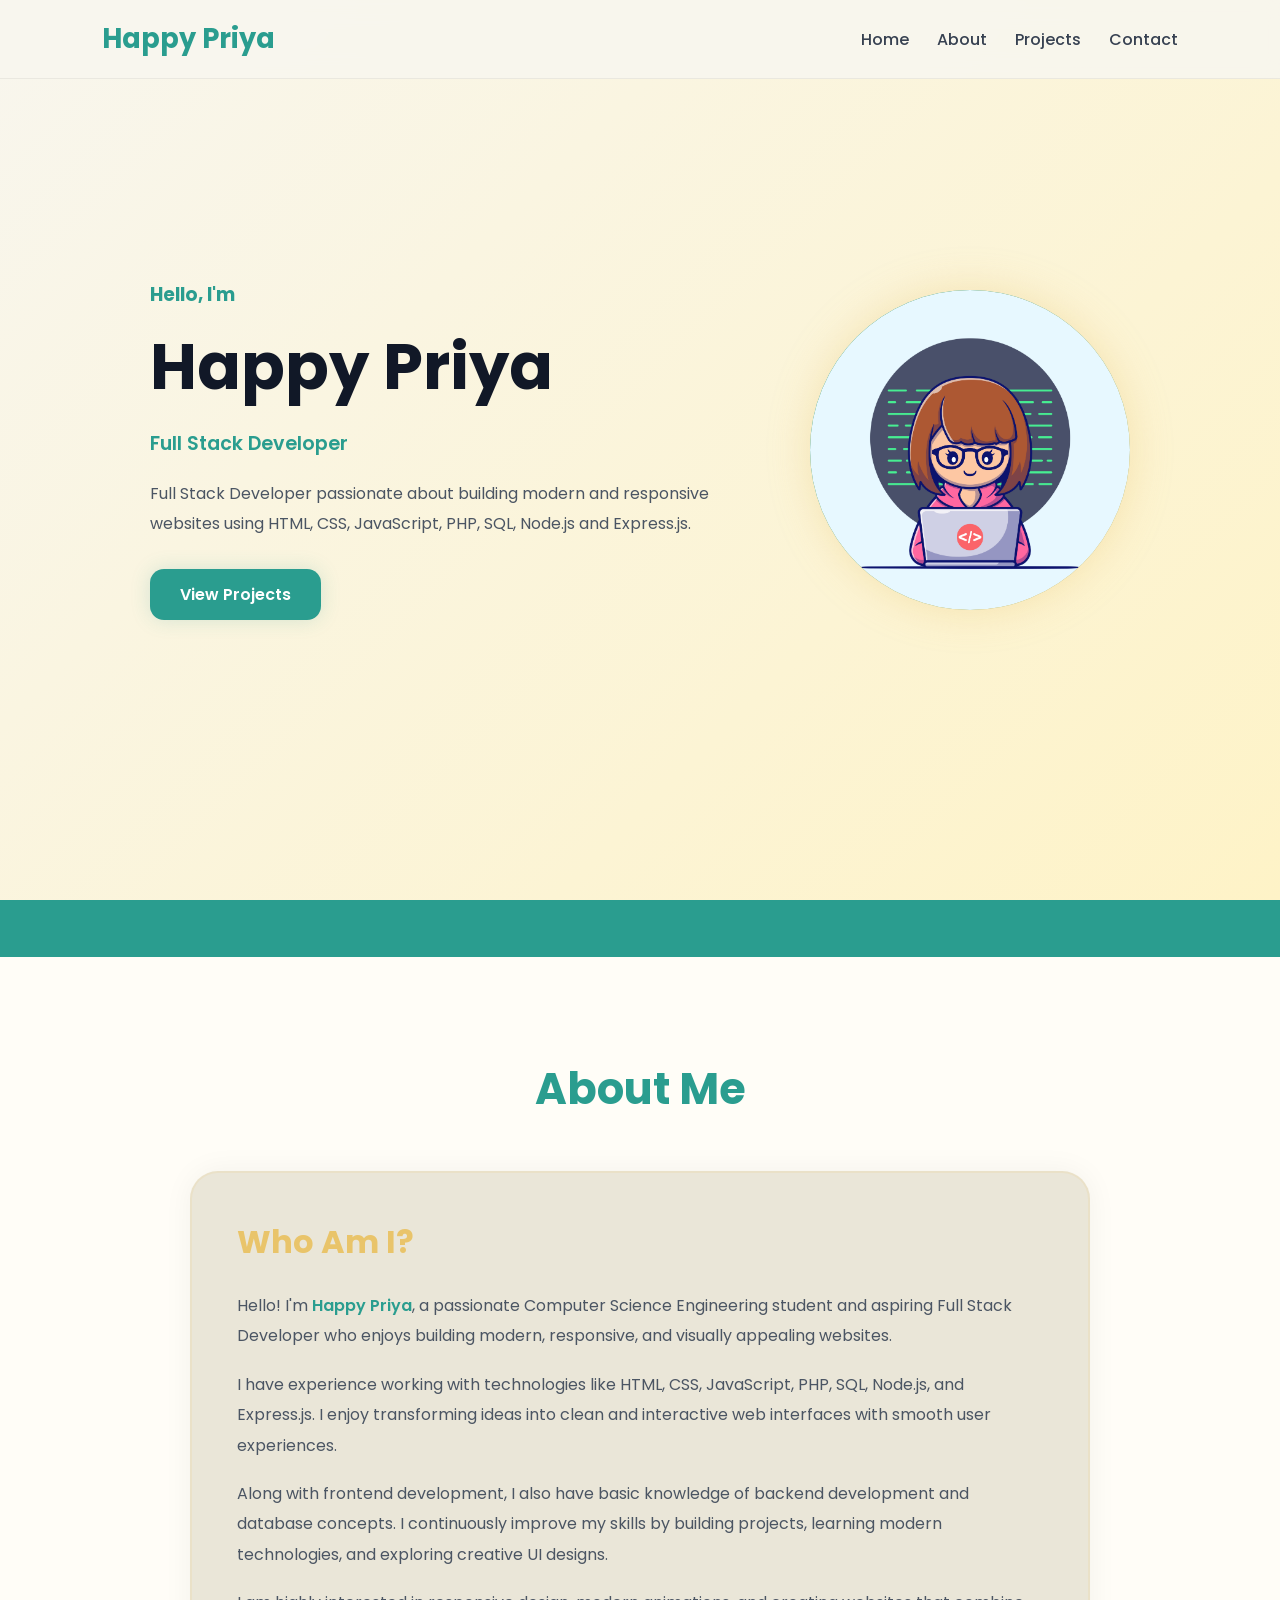
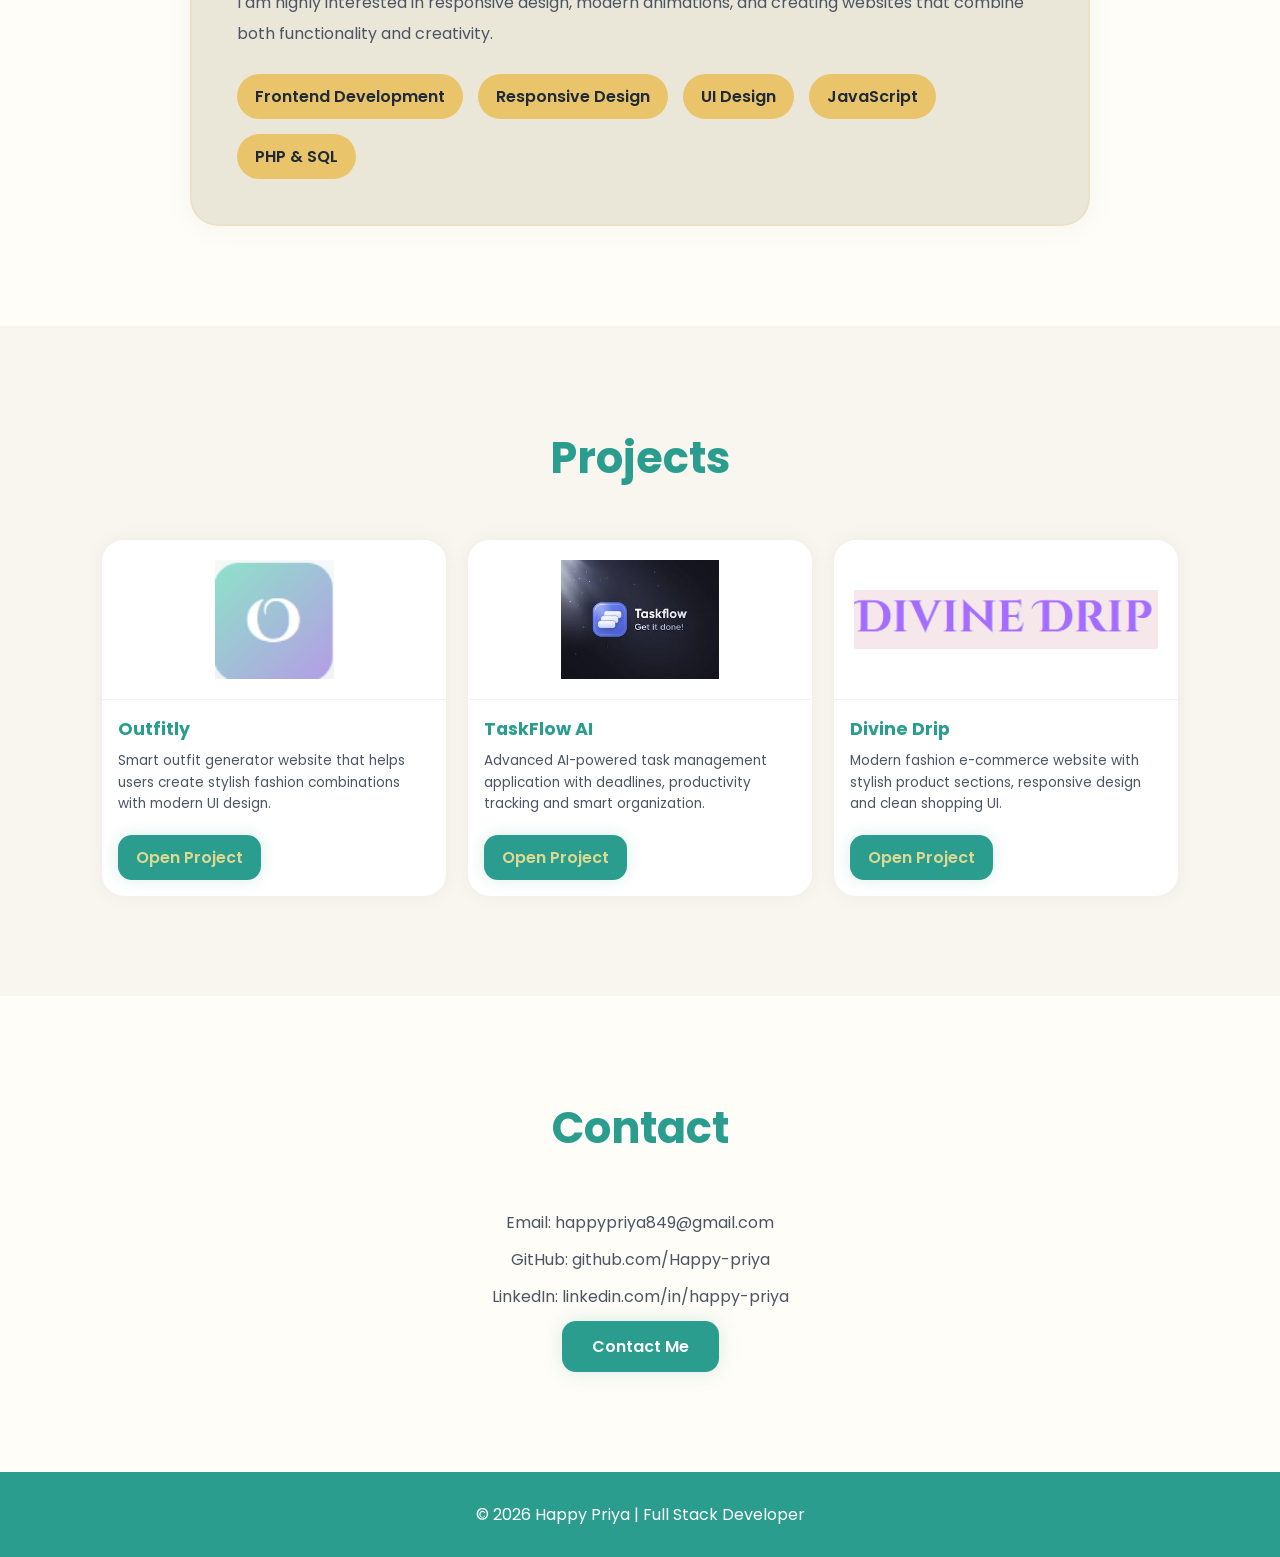
<file: index.html>
<!DOCTYPE html>
<html lang="en">

<head>

  <meta charset="UTF-8">

  <meta name="viewport" content="width=device-width, initial-scale=1.0">

  <title>Happy Priya | Portfolio</title>

  <link rel="stylesheet" href="style.css">

  <link rel="preconnect" href="https://fonts.googleapis.com">

  <link rel="preconnect" href="https://fonts.gstatic.com" crossorigin>

  <link href="https://fonts.googleapis.com/css2?family=Poppins:wght@300;400;500;600;700&display=swap" rel="stylesheet">

</head>

<body>

  <!-- ================= NAVBAR ================= -->

  <nav>

    <h1>Happy Priya</h1>

    <ul>

      <li><a href="#home">Home</a></li>

      <li><a href="#about">About</a></li>

      <li><a href="#projects">Projects</a></li>

      <li><a href="#contact">Contact</a></li>

    </ul>

  </nav>

  <!-- ================= HERO SECTION ================= -->

  <section class="hero" id="home">

    <div class="hero-text">

      <h3>Hello, I'm</h3>

      <h1>Happy Priya</h1>

      <div class="typing" id="typing"></div>

      <p>
        Full Stack Developer passionate about building modern and responsive websites using HTML, CSS, JavaScript, PHP, SQL, Node.js and Express.js.
      </p>

      <a href="#projects" class="btn">
        View Projects
      </a>

    </div>

   <div class="hero-image">

  <img src="codergirl.jpg" alt="Coder Girl Avatar">

</div>

  </section>

  <!--  MARQUEE  -->

  <div class="marquee">

    <span>
      HTML • CSS • JavaScript • PHP • SQL • Node.js • Express.js • Java • C++ • Responsive Design • GitHub
    </span>

  </div>

  <!--  ABOUT SECTION -->

  <section class="about" id="about">

    <h2 class="section-title">About Me</h2>

    <div class="about-container">

      <div class="about-card">

        <h3>Who Am I?</h3>

        <p>
          Hello! I'm <span>Happy Priya</span>, a passionate Computer Science Engineering student and aspiring Full Stack Developer who enjoys building modern, responsive, and visually appealing websites.
        </p>

        <p>
          I have experience working with technologies like HTML, CSS, JavaScript, PHP, SQL, Node.js, and Express.js. I enjoy transforming ideas into clean and interactive web interfaces with smooth user experiences.
        </p>

        <p>
          Along with frontend development, I also have basic knowledge of backend development and database concepts. I continuously improve my skills by building projects, learning modern technologies, and exploring creative UI designs.
        </p>

        <p>
          I am highly interested in responsive design, modern animations, and creating websites that combine both functionality and creativity.
        </p>

        <div class="about-tags">

          <span>Frontend Development</span>

          <span>Responsive Design</span>

          <span>UI Design</span>

          <span>JavaScript</span>

          <span>PHP & SQL</span>

        </div>

      </div>

    </div>

  </section>

 <!-- PROJECTS SECTION -->

<section id="projects">

  <h2 class="section-title">Projects</h2>

  <div class="projects-grid">

    <!-- PROJECT 1 -->

    <div class="project-card">

     <div class="project-img">

  <img src="outfitly/outfitlyimg.png" alt="Outfitly Logo" class="logo">

</div>

      <div class="project-content">

        <h3>Outfitly</h3>

        <p>
          Smart outfit generator website that helps users create stylish fashion combinations with modern UI design.
        </p>

        <div class="project-buttons">

          <a href="outfitly/index.html" class="project-btn">
            Open Project
          </a>

        </div>

      </div>

    </div>

    <!-- PROJECT 2 -->

    <div class="project-card">

     <div class="project-img">

  <img src="taskflowai/logo.jpg" alt="TaskFlow AI Logo">

</div>

      <div class="project-content">

        <h3>TaskFlow AI</h3>

        <p>
          Advanced AI-powered task management application with deadlines, productivity tracking and smart organization.
        </p>

        <div class="project-buttons">

          <a href="taskflowai/index.html" class="project-btn">
            Open Project
          </a>

        </div>

      </div>

    </div>

    <!-- PROJECT 3 -->

    <div class="project-card">

      <div class="project-img">

  <img src="divinedrip/logo.png" alt="Divine Drip Logo">

</div>

      <div class="project-content">

        <h3>Divine Drip</h3>

        <p>
          Modern fashion e-commerce website with stylish product sections, responsive design and clean shopping UI.
        </p>

        <div class="project-buttons">

          <a href="divinedrip/index.html" class="project-btn">
            Open Project
          </a>

        </div>

      </div>

    </div>

  </div>

</section>

  <!--  CONTACT -->

  <section class="contact" id="contact">

    <h2 class="section-title">Contact</h2>

    <p>Email: happypriya849@gmail.com</p>

    <p>GitHub: github.com/Happy-priya</p>

    <p>LinkedIn: linkedin.com/in/happy-priya</p>

   <a href="mailto:happypriya849@gmail.com" class="btn">
  Contact Me
</a>

  </section>

  <!-- FOOTER -->

  <footer>
    © 2026 Happy Priya | Full Stack Developer
  </footer>

  <!--  JS FILE  -->

  <script src="script.js"></script>

</body>

</html>
</file>
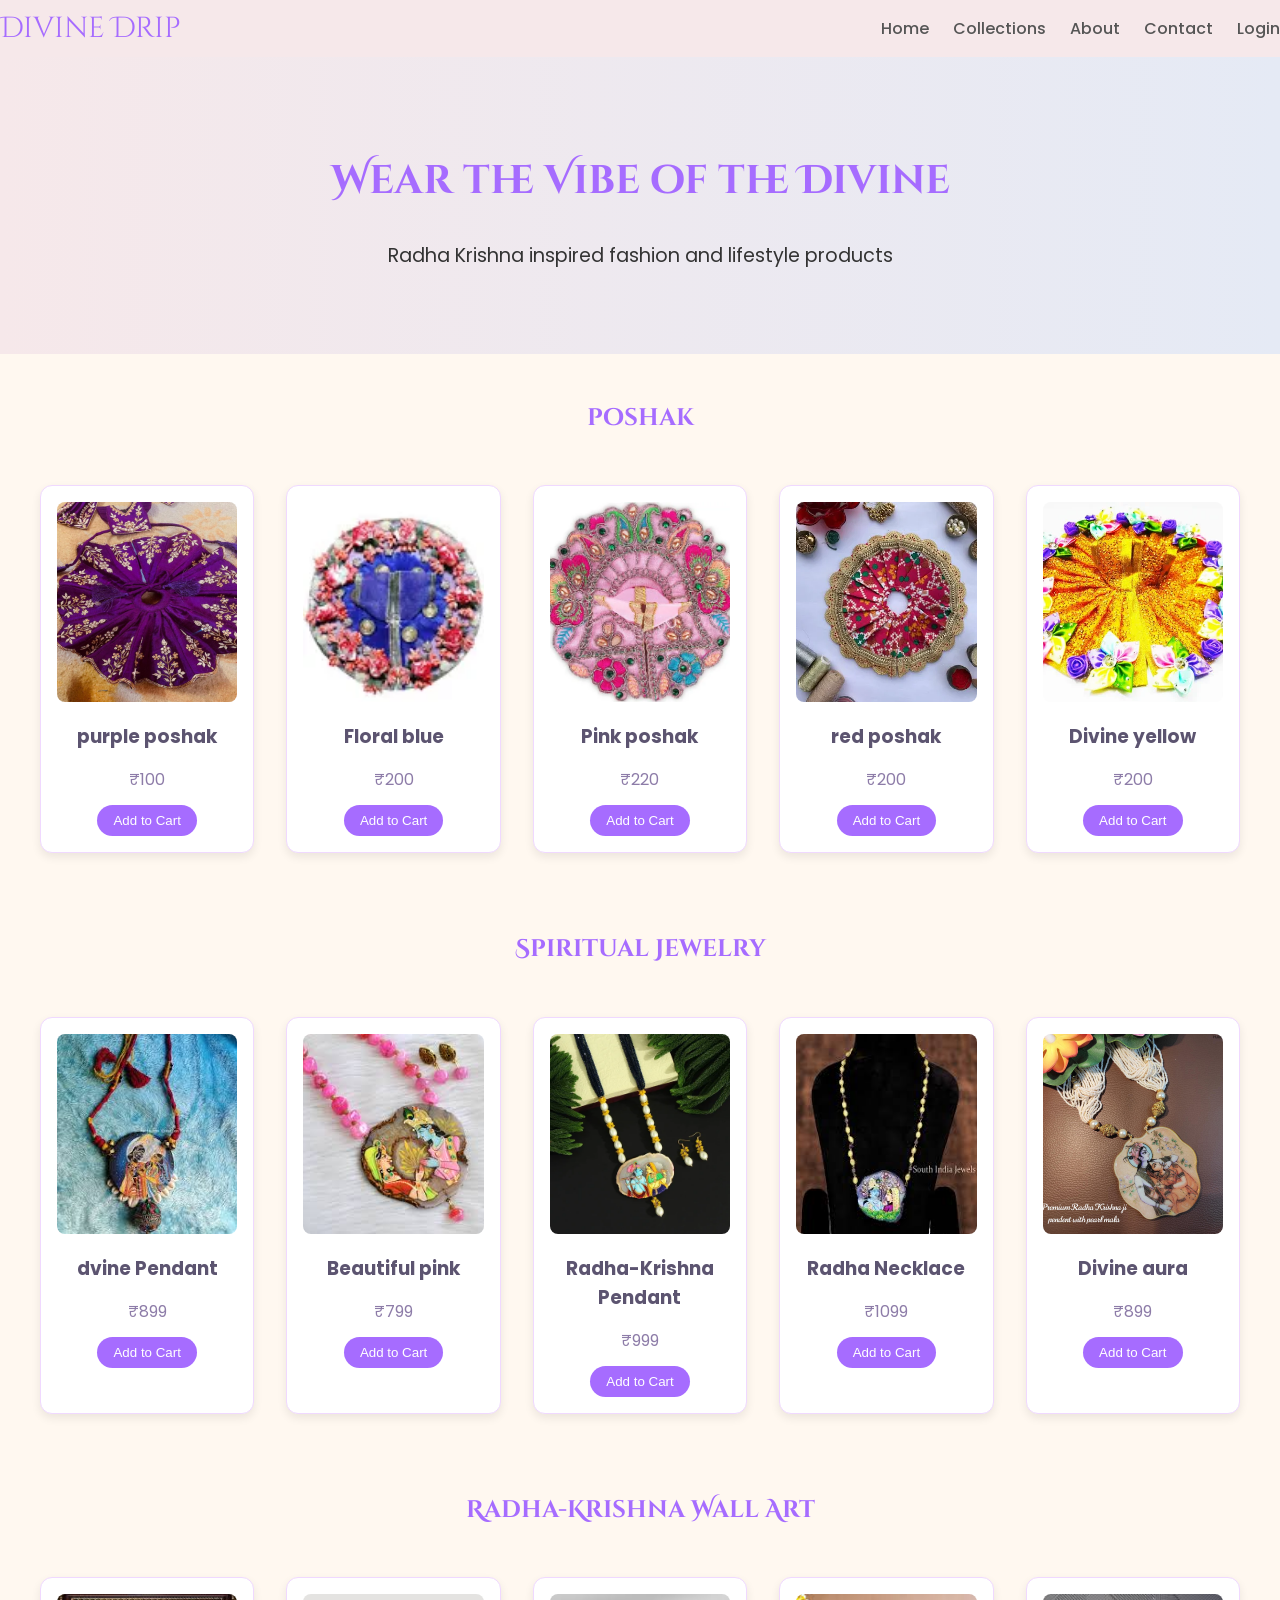
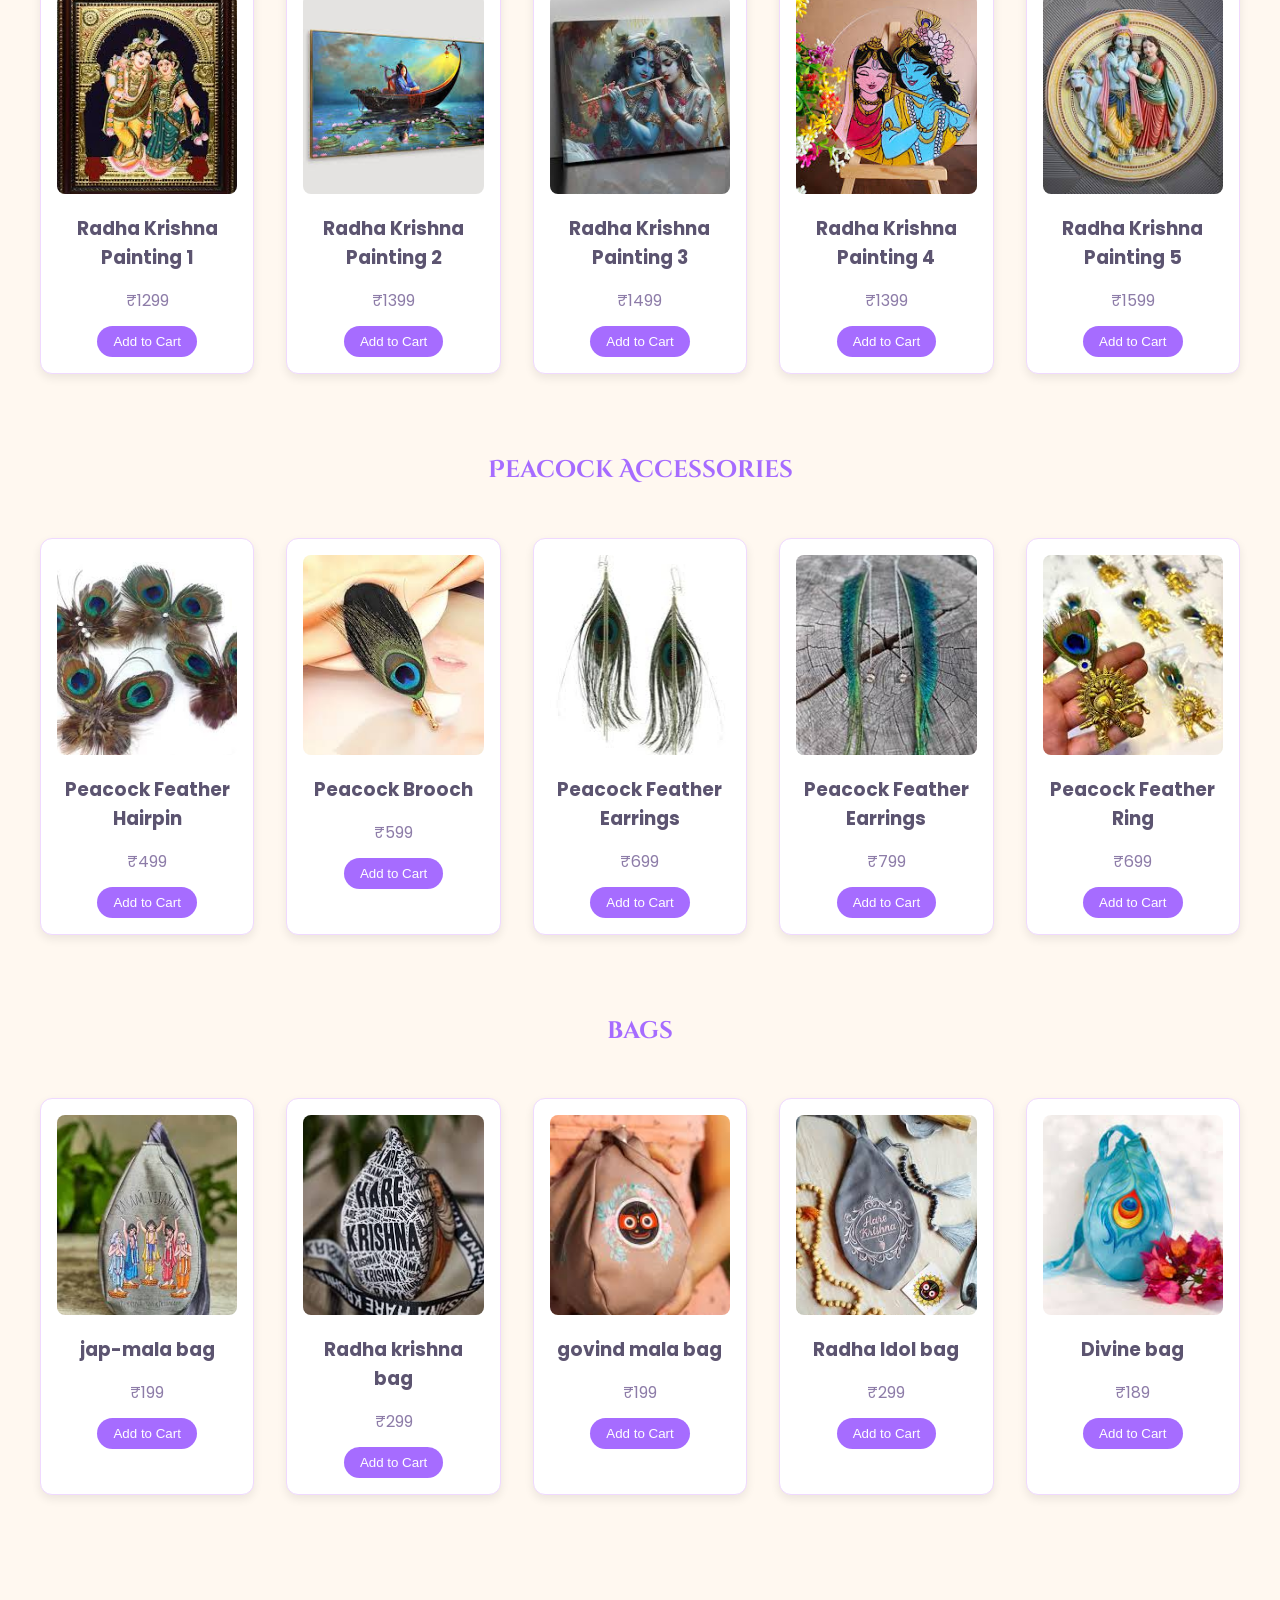
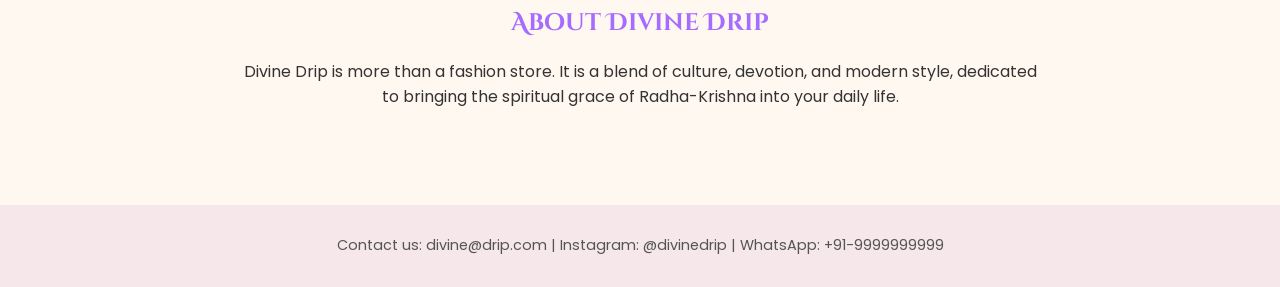
<file: divinedrip/index.html>
<!DOCTYPE html>
<html lang="en">
<head>
  <meta charset="UTF-8" />
  <meta name="viewport" content="width=device-width, initial-scale=1.0" />
  <title>Divine Drip</title>
  <link rel="stylesheet" href="style.css" />
  <link href="https://fonts.googleapis.com/css2?family=Cinzel+Decorative:wght@700&family=Poppins&display=swap" rel="stylesheet">
</head>
<body>
  <header>
    <nav class="navbar">
      <div class="logo">Divine Drip</div>
      <ul class="nav-links">
        <li><a href="#">Home</a></li>
        <li><a href="#collections">Collections</a></li>
        <li><a href="#about">About</a></li>
        <li><a href="#contact">Contact</a></li>
        <li><a href="login.html">Login</a></li>
      </ul>

    </nav>
  </header>

  <section class="hero">
    <h1>Wear the Vibe of the Divine</h1>
    <p>Radha Krishna inspired fashion and lifestyle products</p>
  </section>

  <main>
    <section id="collections">

      <h2>poshak</h2>
      <div class="product-grid">
        <div class="product-card">
          <img src="Saved Pictures\purple.jpg" alt="purple poshak" />
          <h3>purple poshak</h3>
          <p>₹100</p>
          <button onclick="addToCart('Radha Lotus Tee')">Add to Cart</button>
        </div>
        <div class="product-card">
          <img src="Saved Pictures\shopping (4).webp"alt="Floral blue" />
          <h3>Floral blue</h3>
          <p>₹200</p>
          <button onclick="addToCart('Krishna Blue Tee')">Add to Cart</button>
        </div>
        <div class="product-card">
          <img src="Saved Pictures\shopping (2).webp" alt="Pink poshak" />
          <h3>Pink poshak</h3>
          <p>₹220</p>
          <button onclick="addToCart('Peacock Feather Tee')">Add to Cart</button>
        </div>
        <div class="product-card">
          <img src="Saved Pictures\shopping (3).webp" alt="red poshak" />
          <h3>red poshak</h3>
          <p>₹200</p>
          <button onclick="addToCart('Flute Melody Tee')">Add to Cart</button>
        </div>
        <div class="product-card">
          <img src="Saved Pictures\shopping (1).webp" alt="Divine yellow" />
          <h3>Divine yellow</h3>
          <p>₹200</p>
          <button onclick="addToCart('Divine Love Tee')">Add to Cart</button>
        </div>
      </div>

      <h2>Spiritual Jewelry</h2>
      <div class="product-grid">
        <div class="product-card">
          <img src="Saved Pictures\pen1.jpg" alt="divine Pendant" />
          <h3>dvine Pendant</h3>
          <p>₹899</p>
          <button onclick="addToCart('Flute Pendant')">Add to Cart</button>
        </div>
        <div class="product-card">
          <img src="Saved Pictures\pen2.jpg" alt="Beautiful pink " />
          <h3>Beautiful pink</h3>
          <p>₹799</p>
          <button onclick="addToCart('Peacock Feather Earrings')">Add to Cart</button>
        </div>
        <div class="product-card">
          <img src="Saved Pictures\pen3.webp" alt="Radha-Krishna Pendant" />
          <h3>Radha-Krishna Pendant</h3>
          <p>₹999</p>
          <button onclick="addToCart('Krishna Ring')">Add to Cart</button>
        </div>
        <div class="product-card">
          <img src="Saved Pictures\pen5.jpg" alt="Radha Necklace" />
          <h3>Radha Necklace</h3>
          <p>₹1099</p>
          <button onclick="addToCart('Radha Necklace')">Add to Cart</button>
        </div>
        <div class="product-card">
          <img src="Saved Pictures\pen 4.jpg" alt="Divine aura" />
          <h3>Divine aura</h3>
          <p>₹899</p>
          <button onclick="addToCart('Divine Bracelet')">Add to Cart</button>
        </div>
      </div>

      <h2>Radha-Krishna Wall Art</h2>
      <div class="product-grid">
        <div class="product-card">
          <img src="Saved Pictures\image 2.jpg" alt="Radha Krishna Painting 1" />
          <h3>Radha Krishna Painting 1</h3>
          <p>₹1299</p>
          <button onclick="addToCart('Radha Krishna Painting 1')">Add to Cart</button>
        </div>
        <div class="product-card">
          <img src="Saved Pictures\image.jpg"alt="Radha Krishna Painting 2" />
          <h3>Radha Krishna Painting 2</h3>
          <p>₹1399</p>
          <button onclick="addToCart('Radha Krishna Painting 2')">Add to Cart</button>
        </div>
        <div class="product-card">
          <img src="Saved Pictures\image1.jpg"alt="Radha Krishna Painting 3" />
          <h3>Radha Krishna Painting 3</h3>
          <p>₹1499</p>
          <button onclick="addToCart('Radha Krishna Painting 3')">Add to Cart</button>
        </div>
        <div class="product-card">
          <img src="Saved Pictures\image3.jpg" alt="Radha Krishna Painting 4" />
          <h3>Radha Krishna Painting 4</h3>
          <p>₹1399</p>
          <button onclick="addToCart('Radha Krishna Painting 4')">Add to Cart</button>
        </div>
        <div class="product-card">
          <img src="Saved Pictures\image4.jpg" alt="Radha Krishna Painting 5" />
          <h3>Radha Krishna Painting 5</h3>
          <p>₹1599</p>
          <button onclick="addToCart('Radha Krishna Painting 5')">Add to Cart</button>
        </div>
      </div>

      

      <h2>Peacock Accessories</h2>
      <div class="product-grid">
        <div class="product-card">
          <img src="Saved Pictures\1.jpg" alt="Peacock Feather Hairpin" />
          <h3>Peacock Feather Hairpin</h3>
          <p>₹499</p>
          <button onclick="addToCart('Peacock Feather Hairpin')">Add to Cart</button>
        </div>
        <div class="product-card">
          <img src="Saved Pictures\4.jpg" alt="Peacock Brooch" />
          <h3>Peacock Brooch</h3>
          <p>₹599</p>
          <button onclick="addToCart('Peacock Brooch')">Add to Cart</button>
        </div>
        <div class="product-card">
          <img src="Saved Pictures\2.jpg"alt="Peacock Feather Earrings" />
          <h3>Peacock Feather Earrings</h3>
          <p>₹699</p>
          <button onclick="addToCart('Peacock Feather Earrings')">Add to Cart</button>
        </div>
        <div class="product-card">
          <img src="Saved Pictures\3.jpg" alt="Peacock Feather Earrings" />
          <h3>Peacock Feather Earrings</h3>
          <p>₹799</p>
          <button onclick="addToCart('Peacock Feather Necklace')">Add to Cart</button>
        </div>
        <div class="product-card">
          <img src="Saved Pictures\5.jpg" alt="Peacock Feather Ring" />
          <h3>Peacock Feather Ring</h3>
          <p>₹699</p>
          <button onclick="addToCart('Peacock Feather Ring')">Add to Cart</button>
        </div>
      </div>

       <h2>bags</h2>
      <div class="product-grid">
        <div class="product-card">
          <img src="Saved Pictures\makap3.jpg" alt="jap-mala bag" />
          <h3>jap-mala bag</h3>
          <p>₹199</p>
          <button onclick="addToCart('Krishna Idol 1')">Add to Cart</button>
        </div>
        <div class="product-card">
          <img src="Saved Pictures\mala p.jpg"alt="Radha krishna bag" />
          <h3>Radha krishna bag</h3>
          <p>₹299</p>
          <button onclick="addToCart('Radha Idol 2')">Add to Cart</button>
        </div>
        <div class="product-card">
          <img src="Saved Pictures\malap1.jpg"alt="govind mala bag" />
          <h3>govind mala bag</h3>
          <p>₹199</p>
          <button onclick="addToCart('Krishna Idol 3')">Add to Cart</button>
        </div>
        <div class="product-card">
          <img src="Saved Pictures/malap2.jpg" alt="Radha Idol bag" />
          <h3>Radha Idol bag</h3>
          <p>₹299</p>
          <button onclick="addToCart('Radha Idol 4')">Add to Cart</button>
        </div>
        <div class="product-card">
          <img src="Saved Pictures\malap4.jpg"alt="Divine bag" />
          <h3>Divine bag</h3>
          <p>₹189</p>
          <button onclick="addToCart('Divine Couple Idol')">Add to Cart</button>
        </div>
      </div>

    </section>

    <section id="about">
      <h2>About Divine Drip</h2>
      <p>Divine Drip is more than a fashion store. It is a blend of culture, devotion, and modern style, dedicated to bringing the spiritual grace of Radha-Krishna into your daily life.</p>
    </section>
  </main>

  <footer id="contact">
    <p>Contact us: divine@drip.com | Instagram: @divinedrip | WhatsApp: +91-9999999999</p>
  </footer>

  <script src="script.js"></script>
</body>
</html>
</file>
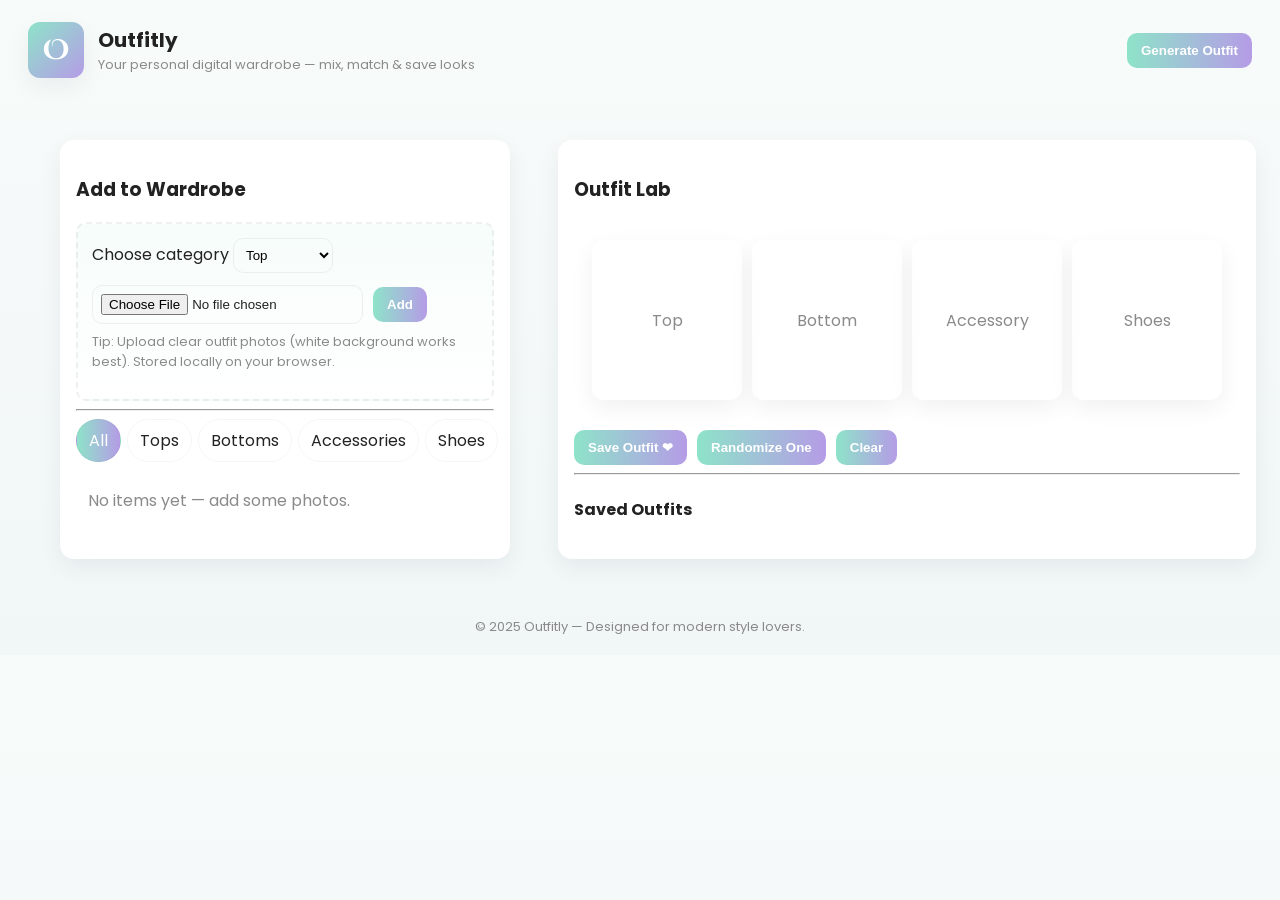
<file: outfitly/index.html>
<!doctype html>
<html lang="en">
<head>
  <meta charset="utf-8" />
  <meta name="viewport" content="width=device-width,initial-scale=1" />
  <title>Digital Wardrobe — Outfitly</title>
  <link rel="preconnect" href="https://fonts.googleapis.com">
  <link rel="preconnect" href="https://fonts.gstatic.com" crossorigin>
  <link href="https://fonts.googleapis.com/css2?family=Cinzel+Decorative:wght@700&family=Poppins:wght@300;400;600&display=swap" rel="stylesheet">
  <style>
    :root{
      --bg:#f7fbfa;
      --card:#ffffff;
      --accent-1:#8ee3c9; /* mint */
      --accent-2:#b59ce6; /* lavender */
      --muted:#8a8a8a;
      --shadow: 0 8px 24px rgba(20,20,40,0.06);
      --glass: rgba(255,255,255,0.6);
      font-family: 'Poppins', system-ui, sans-serif;
    }
    *{box-sizing:border-box}
    body{margin:0;background:linear-gradient(180deg,var(--bg),#f1f6f7);color:#222}
    header{display:flex;align-items:center;justify-content:space-between;padding:22px 28px}
    .brand{display:flex;align-items:center;gap:14px}
    .logo{width:56px;height:56px;border-radius:12px;background:linear-gradient(135deg,var(--accent-1),var(--accent-2));display:flex;align-items:center;justify-content:center;box-shadow:var(--shadow);color:white;font-weight:700;font-family:'Cinzel Decorative',serif;font-size:28px}
    h1{font-size:20px;margin:0}
    p.lead{margin:0;color:var(--muted);font-size:13px}
    .container {
      max-width: 1100px;
      margin: 22px auto;
      padding: 18px 0 18px 40px;
      transform: translateX(-40px);
    }
    .panel:first-of-type {
      transform: translateX(-30px);
    }
    .grid{display:grid;grid-template-columns:450px 1fr;gap:18px}
    .panel{background:var(--card);border-radius:14px;padding:16px;box-shadow:var(--shadow)}
    .upload-area{border:2px dashed rgba(0,0,0,0.06);padding:14px;border-radius:10px;background:linear-gradient(180deg,rgba(142,227,201,0.08),transparent)}
    .controls{display:flex;gap:10px;margin-top:12px;align-items:center}
    select,input[type=file]{padding:8px;border-radius:10px;border:1px solid rgba(0,0,0,0.06);background:transparent}
    button{cursor:pointer;border:0;padding:10px 14px;border-radius:10px;background:linear-gradient(90deg,var(--accent-1),var(--accent-2));color:#fff;font-weight:600}
    .small{font-size:13px;color:var(--muted);margin-top:8px}
    .tabs{display:flex;gap:6px;margin:8px 0 14px}
    .tab{padding:8px 12px;border-radius:999px;background:transparent;border:1px solid rgba(0,0,0,0.04);cursor:pointer}
    .tab.active{background:linear-gradient(90deg,var(--accent-1),var(--accent-2));color:#fff}
    .gallery{display:grid;grid-template-columns:repeat(3,1fr);gap:10px}
    .card{background:var(--glass);padding:8px;border-radius:10px;display:flex;align-items:center;justify-content:center;height:110px;overflow:hidden;position:relative}
    .card img{max-width:100%;max-height:100%;object-fit:contain}
    .meta{position:absolute;right:8px;top:8px;display:flex;gap:6px}
    .icon{background:rgba(255,255,255,0.7);padding:6px;border-radius:8px;cursor:pointer}
    .outfit-preview{display:flex;gap:10px;align-items:end;justify-content:center;padding:18px}
    .outfit-preview .item{width:150px;height:160px;border-radius:12px;background:linear-gradient(180deg,rgba(255,255,255,0.7),transparent);display:flex;align-items:center;justify-content:center;box-shadow:var(--shadow);overflow:hidden}
    .favorites{display:flex;gap:10px;flex-wrap:wrap}
    .fav-chip{background:linear-gradient(90deg,var(--accent-2),var(--accent-1));color:white;padding:8px;border-radius:12px;font-weight:600}
    footer{padding:18px;text-align:center;color:var(--muted);font-size:13px}
    @media (max-width:900px){.grid{grid-template-columns:1fr;}.outfit-preview .item{width:110px;height:120px}}
  </style>
</head>
<body>
  <header>
    <div class="brand">
      <div class="logo">O</div>
      <div>
        <h1>Outfitly</h1>
        <p class="lead">Your personal digital wardrobe — mix, match & save looks</p>
      </div>
    </div>
    <div>
      <button id="generateBtn">Generate Outfit</button>
    </div>
  </header>

  <main class="container">
    <div class="grid">
      <section class="panel">
        <h3>Add to Wardrobe</h3>
        <div class="upload-area">
          <label>Choose category</label>
          <select id="categorySelect">
            <option value="top">Top</option>
            <option value="bottom">Bottom</option>
            <option value="accessory">Accessory</option>
            <option value="shoes">Shoes</option>
          </select>
          <div class="controls">
            <input id="fileInput" type="file" accept="image/*">
            <button id="addBtn">Add</button>
          </div>
          <p class="small">Tip: Upload clear outfit photos (white background works best). Stored locally on your browser.</p>
        </div>

        <hr>
        <div>
          <div class="tabs">
            <div class="tab active" data-cat="all">All</div>
            <div class="tab" data-cat="top">Tops</div>
            <div class="tab" data-cat="bottom">Bottoms</div>
            <div class="tab" data-cat="accessory">Accessories</div>
            <div class="tab" data-cat="shoes">Shoes</div>
          </div>
          <div id="gallery" class="gallery"></div>
        </div>
      </section>

      <section class="panel">
        <h3>Outfit Lab</h3>
        <div class="outfit-preview" id="preview">
          <div class="item" data-slot="top"><span style="color:var(--muted)">Top</span></div>
          <div class="item" data-slot="bottom"><span style="color:var(--muted)">Bottom</span></div>
          <div class="item" data-slot="accessory"><span style="color:var(--muted)">Accessory</span></div>
          <div class="item" data-slot="shoes"><span style="color:var(--muted)">Shoes</span></div>
        </div>
        <div style="display:flex;gap:10px;margin-top:12px">
          <button id="saveOutfit">Save Outfit ❤</button>
          <button id="randomizeOne">Randomize One</button>
          <button id="clearOutfit">Clear</button>
        </div>
        <hr>
        <h4>Saved Outfits</h4>
        <div id="favorites" class="favorites"></div>
      </section>
    </div>
  </main>

  <footer>© 2025 Outfitly — Designed for modern style lovers.</footer>

  <script>
    const STORAGE_KEY = 'outfitly_wardrobe';
    const OUTFIT_KEY = 'outfitly_outfits';
    function loadWardrobe(){ try{ return JSON.parse(localStorage.getItem(STORAGE_KEY)) || {top:[],bottom:[],accessory:[],shoes:[]}; }catch(e){ return {top:[],bottom:[],accessory:[],shoes:[]}; } }
    function saveWardrobe(w){ localStorage.setItem(STORAGE_KEY, JSON.stringify(w)); }
    function loadOutfits(){ try{ return JSON.parse(localStorage.getItem(OUTFIT_KEY)) || []; }catch(e){ return []; } }
    function saveOutfits(a){ localStorage.setItem(OUTFIT_KEY, JSON.stringify(a)); }

    const gallery=document.getElementById('gallery');
    const categorySelect=document.getElementById('categorySelect');
    const fileInput=document.getElementById('fileInput');
    const addBtn=document.getElementById('addBtn');
    const preview=document.getElementById('preview');
    const generateBtn=document.getElementById('generateBtn');
    const saveOutfitBtn=document.getElementById('saveOutfit');
    const favoritesEl=document.getElementById('favorites');
    const randomizeOneBtn=document.getElementById('randomizeOne');
    const clearOutfitBtn=document.getElementById('clearOutfit');

    let wardrobe=loadWardrobe();
    let outfits=loadOutfits();
    let activeTab='all';

    function renderGallery(){
      gallery.innerHTML='';
      const items=[];
      if(activeTab==='all'){ Object.keys(wardrobe).forEach(cat=>wardrobe[cat].forEach(it=>items.push({...it,cat}))) }
      else { wardrobe[activeTab].forEach(it=>items.push({...it,cat:activeTab})) }
      if(items.length===0){ gallery.innerHTML='<div style="grid-column:1/-1;color:var(--muted);padding:12px">No items yet — add some photos.</div>'; return }
      items.forEach(item=>{
        const card=document.createElement('div'); card.className='card';
        const img=document.createElement('img'); img.src=item.data; card.appendChild(img);
        const meta=document.createElement('div'); meta.className='meta';
        const useBtn=document.createElement('div'); useBtn.className='icon'; useBtn.innerText='Use'; useBtn.onclick=()=>useInPreview(item);
        const delBtn=document.createElement('div'); delBtn.className='icon'; delBtn.innerText='Del'; delBtn.onclick=()=>{if(confirm('Delete this item?')) removeItem(item)};
        meta.appendChild(useBtn); meta.appendChild(delBtn); card.appendChild(meta); gallery.appendChild(card);
      });
    }

    function useInPreview(item){
      const slot=preview.querySelector(`[data-slot="${item.cat}"]`);
      if(!slot) return;
      slot.innerHTML='';
      const img=document.createElement('img');
      img.src=item.data;
      img.style.maxWidth='100%'; img.style.maxHeight='100%'; img.style.objectFit='contain';
      slot.appendChild(img);
      slot.dataset.itemId=item.id;
    }

    function removeItem(item){ wardrobe[item.cat]=wardrobe[item.cat].filter(x=>x.id!==item.id); saveWardrobe(wardrobe); renderGallery(); }
    function addItem(cat,dataUrl){ const id=Date.now().toString(36)+Math.random().toString(36).slice(2,6); const item={id,name:cat+'-'+id,data:dataUrl}; wardrobe[cat].push(item); saveWardrobe(wardrobe); renderGallery(); }

    addBtn.onclick=()=>{ const file=fileInput.files[0]; const cat=categorySelect.value; if(!file){alert('Choose an image file first');return} const reader=new FileReader(); reader.onload=e=>addItem(cat,e.target.result); reader.readAsDataURL(file); fileInput.value=''; }
    document.querySelectorAll('.tab').forEach(t=>t.addEventListener('click',()=>{document.querySelectorAll('.tab').forEach(x=>x.classList.remove('active'));t.classList.add('active');activeTab=t.dataset.cat;renderGallery();}));

    function getRandomFrom(arr){if(!arr||arr.length===0)return null;return arr[Math.floor(Math.random()*arr.length)];}
    function generateOutfit(){['top','bottom','accessory','shoes'].forEach(slot=>{const choice=getRandomFrom(wardrobe[slot]);if(choice)useInPreview({...choice,cat:slot});});}
    generateBtn.onclick=generateOutfit;

    function readPreview(){const entries={};preview.querySelectorAll('[data-slot]').forEach(slot=>{const s=slot.dataset.slot;const child=slot.querySelector('img');if(child)entries[s]=child.src;});return entries;}
    function renderFavorites(){favoritesEl.innerHTML='';outfits.forEach((o,idx)=>{const chip=document.createElement('div');chip.className='fav-chip';chip.innerText=`Outfit ${idx+1}`;chip.onclick=()=>{['top','bottom','accessory','shoes'].forEach(slot=>{const el=preview.querySelector(`[data-slot="${slot}"]`);el.innerHTML='';if(o[slot]){const img=document.createElement('img');img.src=o[slot];img.style.maxWidth='100%';img.style.maxHeight='100%';img.style.objectFit='contain';el.appendChild(img);}})};const del=document.createElement('span');del.innerText=' ✕';del.style.marginLeft='8px';del.style.cursor='pointer';del.onclick=(e)=>{e.stopPropagation();if(confirm('Remove saved outfit?')){outfits.splice(idx,1);saveOutfits(outfits);renderFavorites();}};chip.appendChild(del);favoritesEl.appendChild(chip);});}
    saveOutfitBtn.onclick=()=>{const data=readPreview();if(Object.keys(data).length===0){alert('Preview is empty — generate or add items.');return}outfits.unshift(data);if(outfits.length>20)outfits.pop();saveOutfits(outfits);renderFavorites();}
    randomizeOneBtn.onclick=()=>{const slots=['top','bottom','accessory','shoes'];const slot=slots[Math.floor(Math.random()*slots.length)];const choice=getRandomFrom(wardrobe[slot]);if(choice)useInPreview({...choice,cat:slot});}
    clearOutfitBtn.onclick=()=>{preview.querySelectorAll('[data-slot]').forEach(s=>s.innerHTML=`<span style="color:var(--muted)">${s.dataset.slot.charAt(0).toUpperCase()+s.dataset.slot.slice(1)}</span>`);}
    renderGallery();renderFavorites();
  </script>
</body>
</html>
</file>
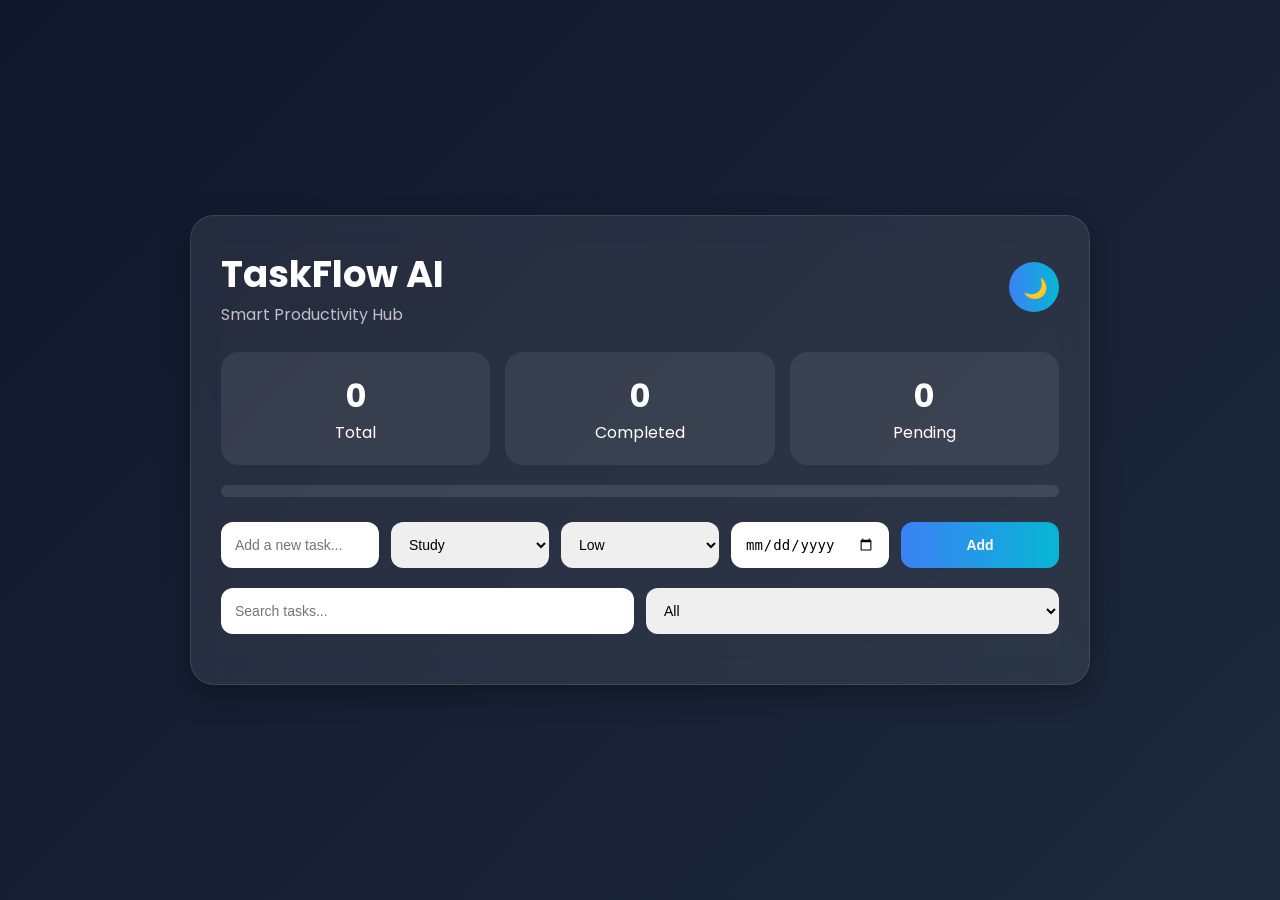
<file: taskflowai/index.html>
<!DOCTYPE html>
<html lang="en">
<head>
  <meta charset="UTF-8" />
  <meta name="viewport" content="width=device-width, initial-scale=1.0" />
  <title>TaskFlow AI</title>
  <link rel="stylesheet" href="style.css" />
  <link rel="preconnect" href="https://fonts.googleapis.com">
  <link rel="preconnect" href="https://fonts.gstatic.com" crossorigin>
  <link href="https://fonts.googleapis.com/css2?family=Poppins:wght@300;400;500;600;700&display=swap" rel="stylesheet">
</head>
<body>

  <div class="container">

    <div class="top-bar">
      <div>
        <h1>TaskFlow AI</h1>
        <p>Smart Productivity Hub</p>
      </div>

      <button id="themeBtn">🌙</button>
    </div>
    <div class="stats-box">
      <div>
        <h3 id="totalTasks">0</h3>
        <span>Total</span>
      </div>

      <div>
        <h3 id="completedTasks">0</h3>
        <span>Completed</span>
      </div>

      <div>
        <h3 id="pendingTasks">0</h3>
        <span>Pending</span>
      </div>
    </div>

    <div class="progress-container">
      <div class="progress-bar" id="progressBar"></div>
    </div>

    <div class="task-input-box">
      <input type="text" id="taskInput" placeholder="Add a new task...">

      <select id="category">
        <option>Study</option>
        <option>Work</option>
        <option>Personal</option>
      </select>
      <select id="priority">
        <option value="Low">Low</option>
        <option value="Medium">Medium</option>
        <option value="High">High</option>
      </select>

      <input type="date" id="dueDate">

      <button onclick="addTask()">Add</button>
    </div>

    <div class="controls">
      <input type="text" id="searchInput" placeholder="Search tasks...">

      <select id="filterTasks">
        <option value="all">All</option>
        <option value="completed">Completed</option>
        <option value="pending">Pending</option>
      </select>
    </div>

    <ul id="taskList"></ul>

  </div>

<script src="script.js"></script>
</body>
</html>
</file>
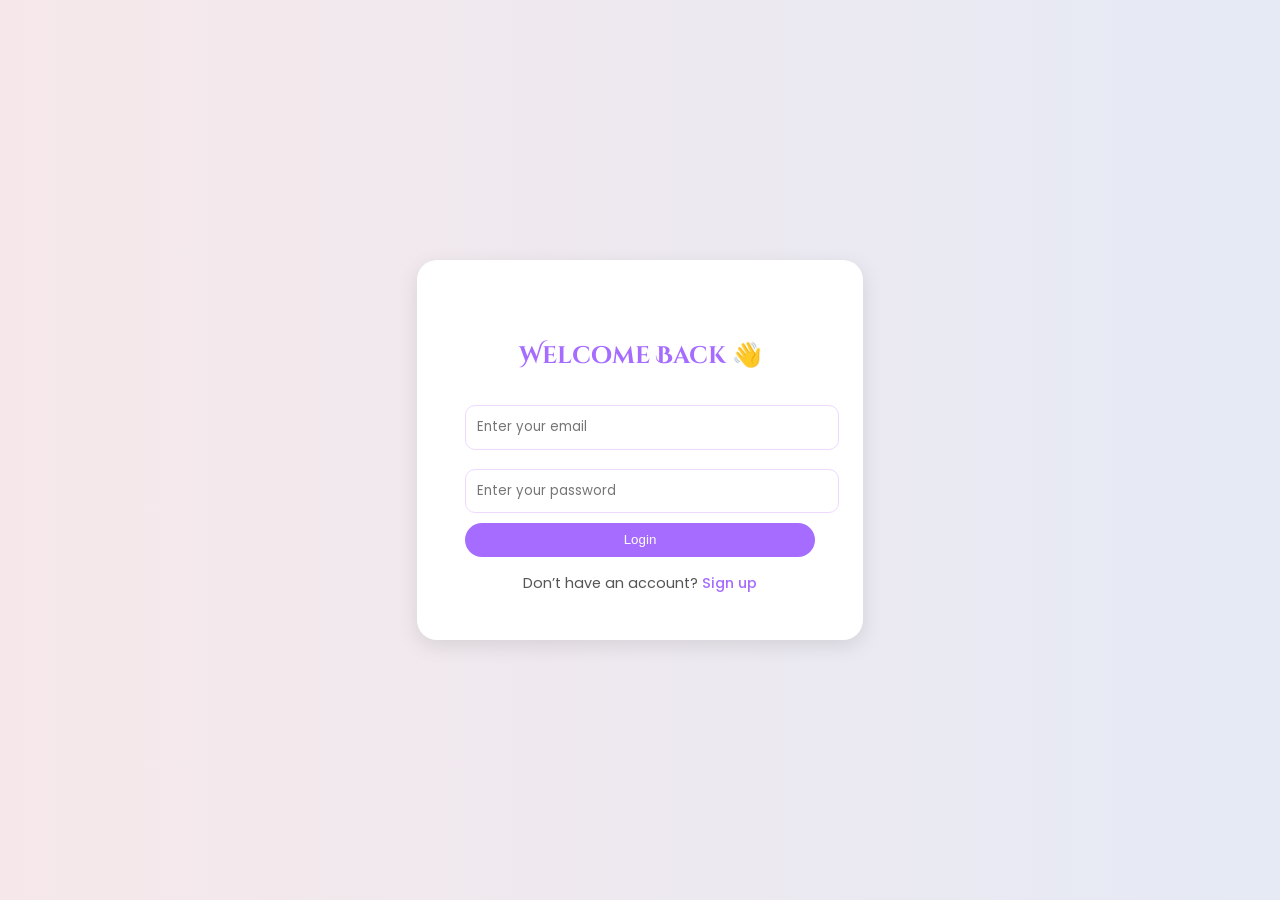
<file: divinedrip/login.html>
<!DOCTYPE html>
<html lang="en">
<head>
  <meta charset="UTF-8" />
  <meta name="viewport" content="width=device-width, initial-scale=1.0" />
  <title>Login - Divine Drip</title>
  <link rel="stylesheet" href="style.css" />
  <link href="https://fonts.googleapis.com/css2?family=Cinzel+Decorative:wght@700&family=Poppins&display=swap" rel="stylesheet">
  <style>
    .login-container {
      display: flex;
      justify-content: center;
      align-items: center;
      height: 100vh;
      background: linear-gradient(to right, #f6e8ea, #e5eaf5);
    }

    .login-box {
      background-color: #fff;
      padding: 2rem 3rem;
      border-radius: 20px;
      box-shadow: 0 6px 20px rgba(0,0,0,0.1);
      text-align: center;
      width: 350px;
    }

    .login-box h2 {
      font-family: 'Cinzel Decorative', cursive;
      color: #a66cff;
      margin-bottom: 1.5rem;
    }

    .login-box input {
      width: 100%;
      padding: 0.7rem;
      margin: 0.6rem 0;
      border: 1px solid #f0d9ff;
      border-radius: 10px;
      font-family: 'Poppins', sans-serif;
      outline: none;
    }

    .login-box input:focus {
      border-color: #a66cff;
      box-shadow: 0 0 4px #d3bfff;
    }

    .login-box button {
      background-color: #a66cff;
      color: #fff;
      border: none;
      padding: 0.6rem 1rem;
      width: 100%;
      border-radius: 20px;
      cursor: pointer;
      font-weight: 500;
      transition: background-color 0.3s;
    }

    .login-box button:hover {
      background-color: #8b4dff;
    }

    .login-box p {
      margin-top: 1rem;
      font-size: 0.9rem;
      color: #555;
    }

    .login-box a {
      color: #a66cff;
      text-decoration: none;
      font-weight: 500;
    }

    .login-box a:hover {
      text-decoration: underline;
    }
  </style>
</head>
<body>
  <div class="login-container">
    <div class="login-box">
      <h2>Welcome Back 👋</h2>
      <form onsubmit="return loginUser(event)">
        <input type="email" id="email" placeholder="Enter your email" required>
        <input type="password" id="password" placeholder="Enter your password" required>
        <button type="submit">Login</button>
      </form>
      <p>Don’t have an account? <a href="#">Sign up</a></p>
    </div>
  </div>

  <script src="script.js"></script>

</body>
</html>
</file>
<file: style.css>
* {
  margin: 0;
  padding: 0;
  box-sizing: border-box;
  scroll-behavior: smooth;
}

body {
  font-family: 'Poppins', sans-serif;
  background: #f8f6ee;
  color: #1f2937;
  overflow-x: hidden;
}

/*  NAVBAR  */

nav {
  position: fixed;
  width: 100%;
  top: 0;
  background: rgba(248, 246, 238, 0.92);
  backdrop-filter: blur(12px);
  display: flex;
  justify-content: space-between;
  align-items: center;
  padding: 18px 8%;
  z-index: 1000;
  border-bottom: 1px solid rgba(0,0,0,0.06);
}

nav h1 {
  color: #2a9d8f;
  font-size: 1.7rem;
  font-weight: 700;
}

nav ul {
  display: flex;
  list-style: none;
  gap: 28px;
}

nav ul li a {
  text-decoration: none;
  color: #374151;
  font-weight: 500;
  position: relative;
  transition: 0.3s;
}

nav ul li a::after {
  content: '';
  position: absolute;
  left: 0;
  bottom: -6px;
  width: 0%;
  height: 2px;
  background: #e9c46a;
  transition: 0.3s;
}

nav ul li a:hover::after {
  width: 100%;
}

nav ul li a:hover {
  color: #2a9d8f;
}

/* HERO */

.hero {
  min-height: 100vh;
  display: flex;
  align-items: center;
  justify-content: center;
  gap: 60px;
  padding: 120px 8%;
  flex-wrap: wrap;
  background: linear-gradient(135deg,#f8f6ee,#fef3c7);
}

.hero-text {
  max-width: 600px;
}

.hero-text h3 {
  color: #2a9d8f;
  margin-bottom: 10px;
}

.hero-text h1 {
  font-size: 4rem;
  margin-bottom: 15px;
  color: #111827;
}

.typing {
  color: #2a9d8f;
  font-size: 1.2rem;
  margin-bottom: 20px;
  min-height: 30px;
  font-weight: 600;
}

.hero-text p {
  line-height: 1.9;
  margin-bottom: 30px;
  color: #4b5563;
}

/* BUTTON  */

.btn {
  display: inline-block;
  padding: 13px 30px;
  background: #2a9d8f;
  color: white;
  border-radius: 14px;
  text-decoration: none;
  font-weight: 600;
  transition: 0.3s;
  box-shadow: 0 0 20px rgba(42,157,143,0.18);
}

.btn:hover {
  transform: translateY(-5px);
  background: #21867a;
}

/* HERO IMAGE  */

.hero-image {
  width: 320px;
  height: 320px;
  border-radius: 50%;
  background: linear-gradient(135deg,#2a9d8f,#e9c46a);
  display: flex;
  align-items: center;
  justify-content: center;
  overflow: hidden;
  box-shadow: 0 0 40px rgba(233,196,106,0.35);
  animation: float 4s ease-in-out infinite;
}

.hero-image img {
  width: 100%;
  height: 100%;
  object-fit: cover;
  border-radius: 50%;
}

/* MARQUEE*/

.marquee {
  overflow: hidden;
  white-space: nowrap;
  background: #2a9d8f;
  padding: 16px 0;
}

.marquee span {
  display: inline-block;
  padding-left: 100%;
  color: #fff8e7;
  font-weight: 600;
  animation: marquee 15s linear infinite;
}

/* SECTION */

section {
  padding: 100px 8%;
}

.section-title {
  text-align: center;
  font-size: 2.7rem;
  margin-bottom: 50px;
  color: #2a9d8f;
}

/*ABOUT  */

.about {
  background: #fffdf7;
}

.about-container {
  display: flex;
  justify-content: center;
  align-items: center;
}

.about-card {
  max-width: 900px;
  margin: auto;
  background:#eae6d8;
  padding: 45px;
  border-radius: 28px;
  box-shadow: 0 0 30px rgba(0,0,0,0.05);
  transition: 0.3s;
  border: 2px solid rgba(233,196,106,0.15);
}

.about-card:hover {
  transform: translateY(-8px);
}

.about-card h3 {
  color: #e9c46a;
  margin-bottom: 25px;
  font-size: 2rem;
}

.about-card p {
  line-height: 1.9;
  margin-bottom: 18px;
  color: #4b5563;
}

.about-card span {
  color: #2a9d8f;
  font-weight: 600;
}

/*TAGS  */

.about-tags {
  display: flex;
  flex-wrap: wrap;
  gap: 15px;
  margin-top: 25px;
}

.about-tags span {
  background: #e9c46a;
  color: #1f2937;
  padding: 10px 18px;
  border-radius: 30px;
  transition: 0.3s;
}

.about-tags span:hover {
  background: #2a9d8f;
  color: white;
  transform: translateY(-5px);
}

/*  PROJECTS  */

.projects-grid {
  display: flex;
  justify-content: space-between;
  align-items: stretch;
  gap: 22px;
  margin-top: 40px;
}

.project-card {
  width: 32%;
  background: white;
  border-radius: 22px;
  overflow: hidden;
  transition: 0.3s;
  box-shadow: 0 0 20px rgba(0,0,0,0.05);
}

.project-card:hover {
  transform: translateY(-10px) scale(1.02);
}

/*  PROJECT IMAGE  */

.project-img {
  height: 160px;
  background: #ffffff; ;
  display: flex;
  justify-content: center;
  align-items: center;
  overflow: hidden;
  border-bottom: 1px solid rgba(0,0,0,0.05);
}

.project-img img {
  width: 100%;
  height: 100%;
  object-fit: contain;
  padding: 20px;
  transition: 0.3s;
}

.project-card:hover .project-img img {
  transform: scale(1.05);
}

/*  PROJECT CONTENT */

.project-content {
  padding: 16px;
}

.project-content h3 {
  margin-bottom: 8px;
  color: #2a9d8f;
  font-size: 1.1rem;
}

.project-content p {
  line-height: 1.6;
  color: #4b5563;
  font-size: 0.85rem;
}

/* PROJECT BUTTON  */

.project-buttons {
  margin-top: 20px;
}

.project-btn {
  display: inline-block;
  padding: 10px 18px;
  background: #2a9d8f;
  color: rgb(221, 217, 145);
  text-decoration: none;
  border-radius: 14px;
  font-weight: 600;
  transition: 0.3s;
  box-shadow: 0 0 15px rgba(42,157,143,0.18);
}

.project-btn:hover {
  background: #21867a;
  transform: translateY(-5px);
  box-shadow: 0 0 20px rgba(42,157,143,0.3);
}

/* CONTACT  */

.contact {
  text-align: center;
  background: #fffdf7;
}

.contact p {
  margin-bottom: 12px;
  color: #4b5563;
}

/*  FOOTER  */

footer {
  text-align: center;
  padding: 30px;
  background: #2a9d8f;
  color: white;
}

/* ANIMATIONS */

@keyframes marquee {
  0% { transform: translateX(0); }
  100% { transform: translateX(-100%); }
}

@keyframes float {
  0%,100% { transform: translateY(0); }
  50% { transform: translateY(-15px); }
}

/* RESPONSIVE */

@media(max-width:768px) {

  nav {
    padding: 16px 5%;
  }

  nav ul {
    gap: 12px;
  }

  .hero-text h1 {
    font-size: 2.8rem;
  }

  .hero-image {
    width: 250px;
    height: 250px;
  }

  .section-title {
    font-size: 2.2rem;
  }

  .about-card {
    padding: 30px;
  }

  .projects-grid {
    flex-direction: column;
  }

  .project-card {
    width: 100%;
  }
}
</file>
<file: divinedrip/style.css>
body {
    margin: 0;
    font-family: 'Poppins', sans-serif;
    background-color: #fff8f0;
    color: #333;
}

.navbar {
    background-color: #f6e8ea;
    display: flex;
    justify-content: space-between;
    align-items: center;
    padding: irem 2rem;
    box-shadow: 0 4px 8px ☐ rgba(0, 0, 0, 0.1);
}

.logo {
    font-family: 'Cinzel Decorative', cursive;
    font-size: 1.8rem;
    color: #a66cff;
}

.nav-links {
    list-style: none;
    display: flex;
    gap: 1.5rem;
}

.nav-links li a {
    text-decoration: none;
    color: #555;
    font-weight: 500;
}

.hero {
    background: linear-gradient(to right, #f6e8ea, #e5eaf5);
    text-align: center;
    padding: 4rem 2rem;
}

.hero h1 {
    font-family: 'Cinzel Decorative', cursive;
    font-size: 2.5rem;
    color: #a66cff;
}

.hero p {
    font-size: 1.2rem;
    margin-top: 1rem;
}

h2 {
    text-align: center;
    color: #a66cff;
    margin-top: 3rem;
    font-family: 'Cinzel Decorative', cursive;
}

.product-grid {
    display: grid;
    grid-template-columns: repeat(auto-fit, minmax(200px, 1fr));
    gap: 2rem;
    padding: 2em;
    max-width: 1200px;
    margin: 0 auto;
}

.product-card {
    background-color:#ffffff;
    border: 1px solid#f0d9ff;
    border-radius: 12px;
    padding: 1rem;
    text-align: center;
    box-shadow:0 4px 10px 0 rgba(0, 0, 0, 0.08);
}


.product-card img {
    width: 100%;
    border-radius: 8px;
    height: 200px;
    object-fit: cover;
    }

.product-card h3 {
    margin: 0.8rem 0 0.3rem;
    color: #5c5470;
}

.product-card p {
    color: #8d7ca8;
    margin-bottom: 0.8rem;
}

.product-card button {
    background-color: #a66cff;
    color: white;
    border: none;
    padding: 0.5rem 1rem;
    border-radius: 20px;
    cursor: pointer;
    transition: background-color 0.3s ease;
}

.product-card button:hover {
    background-color:#8b4dff;
}

#about {
    padding: 2rem;
    max-width: 800px;
    margin: auto;
    text-align: center;
}

footer {
    background-color:#f6e8ea;
    text-align: center;
    padding: 1rem;
    font-size: 0.9rem;
    color: #555;
    margin-top: 3rem;
}
</file>
<file: taskflowai/style.css>
* {
  margin: 0;
  padding: 0;
  box-sizing: border-box;
}

body {
  font-family: 'Poppins', sans-serif;
  background: linear-gradient(135deg, #0f172a, #1e293b);
  color: white;
  min-height: 100vh;
  display: flex;
  justify-content: center;
  align-items: center;
  padding: 30px;
  transition: 0.3s ease;
}

.container {
  width: 100%;
  max-width: 900px;
  background: rgba(255,255,255,0.08);
  backdrop-filter: blur(14px);
  border: 1px solid rgba(255,255,255,0.1);
  border-radius: 24px;
  padding: 30px;
  box-shadow: 0 10px 30px rgba(0,0,0,0.3);
}
.top-bar {
  display: flex;
  justify-content: space-between;
  align-items: center;
  margin-bottom: 25px;
}

.top-bar h1 {
  font-size: 2.3rem;
}

.top-bar p {
  opacity: 0.7;
}

#themeBtn {
  width: 50px;
  height: 50px;
  border-radius: 50%;
  border: none;
  cursor: pointer;
  font-size: 20px;
}

.stats-box {
  display: grid;
  grid-template-columns: repeat(3,1fr);
  gap: 15px;
  margin-bottom: 20px;
}
.stats-box div {
  background: rgba(255,255,255,0.08);
  padding: 20px;
  border-radius: 18px;
  text-align: center;
}

.stats-box h3 {
  font-size: 2rem;
}

.progress-container {
  width: 100%;
  height: 12px;
  background: rgba(255,255,255,0.1);
  border-radius: 50px;
  overflow: hidden;
  margin-bottom: 25px;
}

.progress-bar {
  height: 100%;
  width: 0;
  background: linear-gradient(to right, #38bdf8, #22c55e);
  transition: 0.4s ease;
}

.task-input-box,
.controls {
  display: grid;
  grid-template-columns: repeat(auto-fit,minmax(120px,1fr));
  gap: 12px;
  margin-bottom: 20px;
}

input,
select,
button {
  padding: 14px;
  border-radius: 12px;
  border: none;
  font-size: 14px;
}

button {
  background: linear-gradient(to right,#3b82f6,#06b6d4);
  color: white;
  cursor: pointer;
  font-weight: 600;
}

button:hover {
  transform: translateY(-2px);
}

ul {
  list-style: none;
}

.task-card {
  background: rgba(255,255,255,0.08);
  border-radius: 18px;
  padding: 18px;
  margin-bottom: 15px;
  display: flex;
  justify-content: space-between;
  align-items: center;
  animation: fadeIn 0.3s ease;
}

.task-left {
  display: flex;
  gap: 15px;
  align-items: center;
}

.task-left input {
  transform: scale(1.2);
}

.task-info h3 {
  margin-bottom: 4px;
}

.task-info p {
    font-size: 13px;
  opacity: 0.7;
}

.priority {
  padding: 6px 10px;
  border-radius: 30px;
  font-size: 12px;
  font-weight: 600;
}

.low {
  background: #16a34a;
}

.medium {
  background: #f59e0b;
}

.high {
  background: #ef4444;
}

.completed h3 {
  text-decoration: line-through;
  opacity: 0.5;
}

.action-btns {
  display: flex;
  gap: 10px;
  }

.delete-btn {
  background: #ef4444;
}

.edit-btn {
  background: #3b82f6;
}

.light-mode {
  background: #f1f5f9;
  color: black;
}

.light-mode .container {
  background: white;
}

.light-mode .task-card,
.light-mode .stats-box div {
  background: #f8fafc;
}

@keyframes fadeIn {
  from {
    opacity: 0;
    transform: translateY(10px);
  }

  to {
opacity: 1;
    transform: translateY(0);
  }
}

@media(max-width:700px) {
  .stats-box {
    grid-template-columns: 1fr;
  }

  .task-card {
    flex-direction: column;
    gap: 15px;
    align-items: flex-start;
  }
}
</file>
